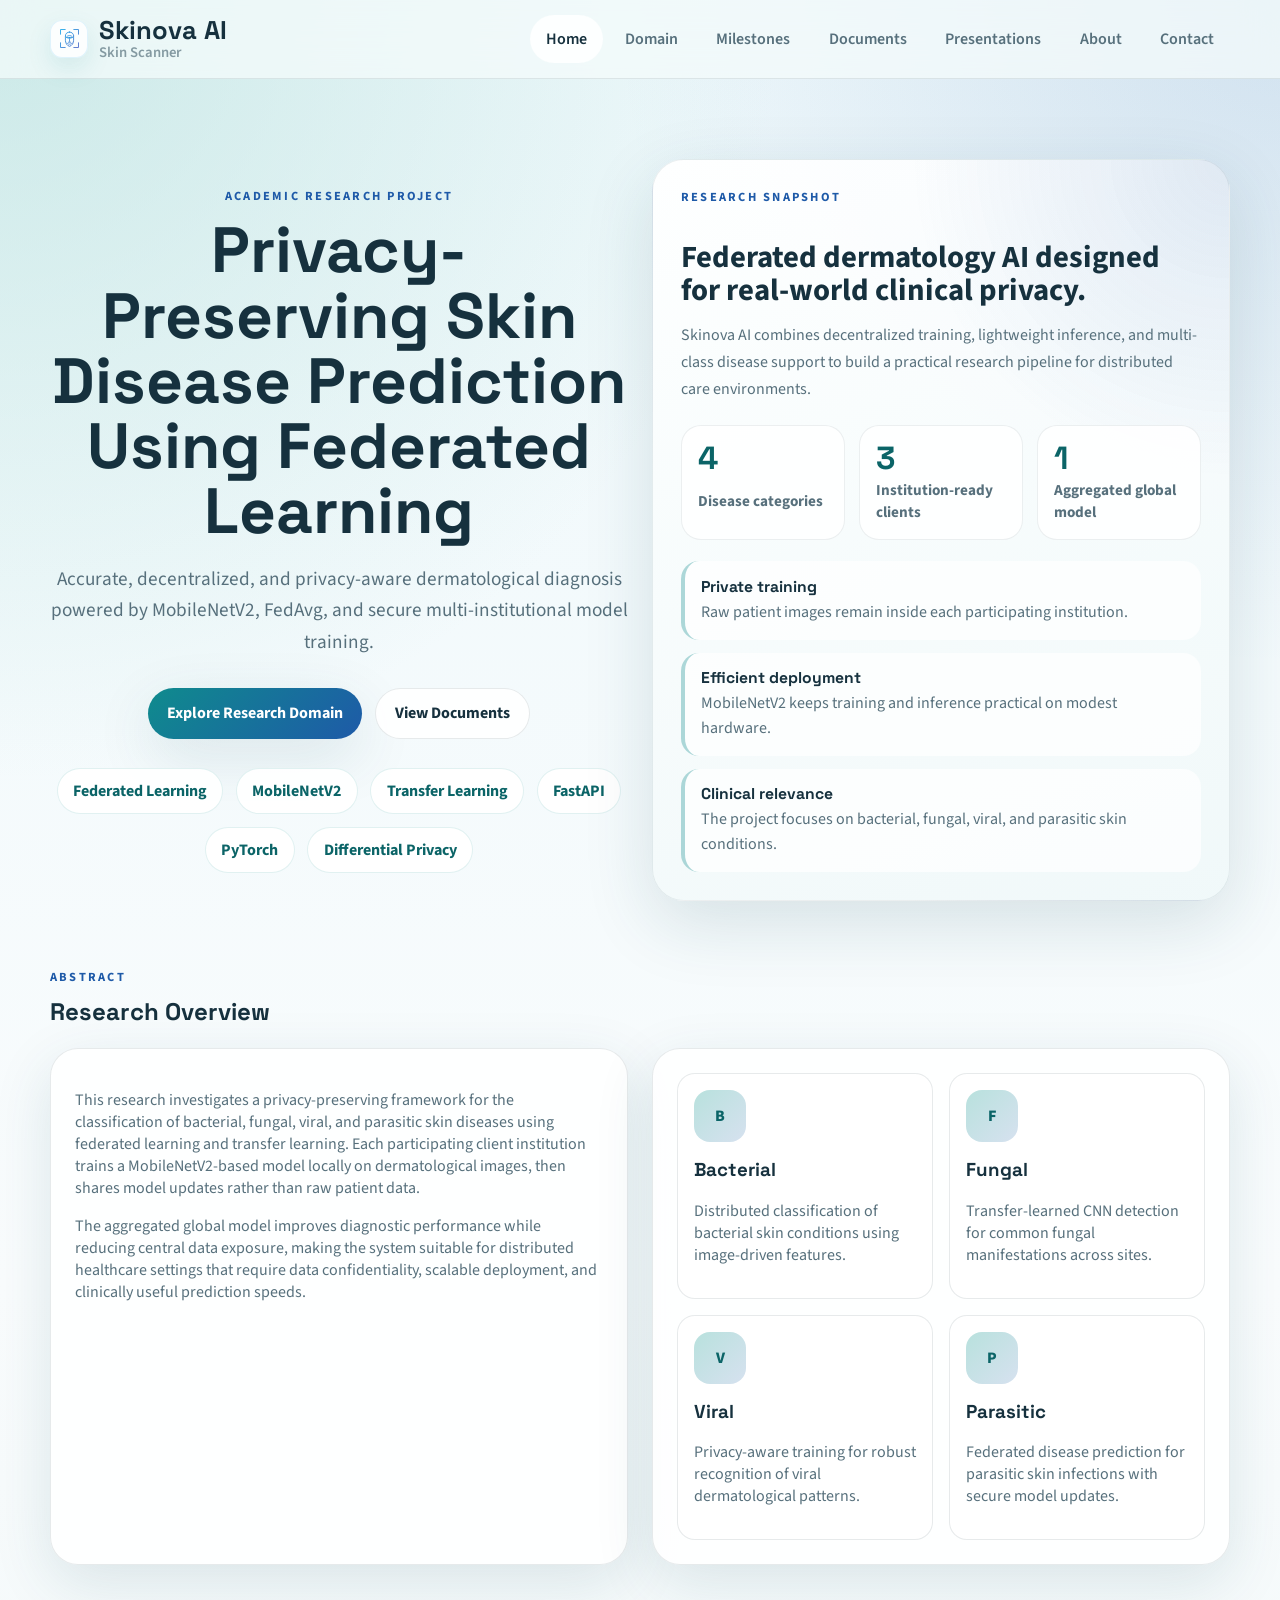
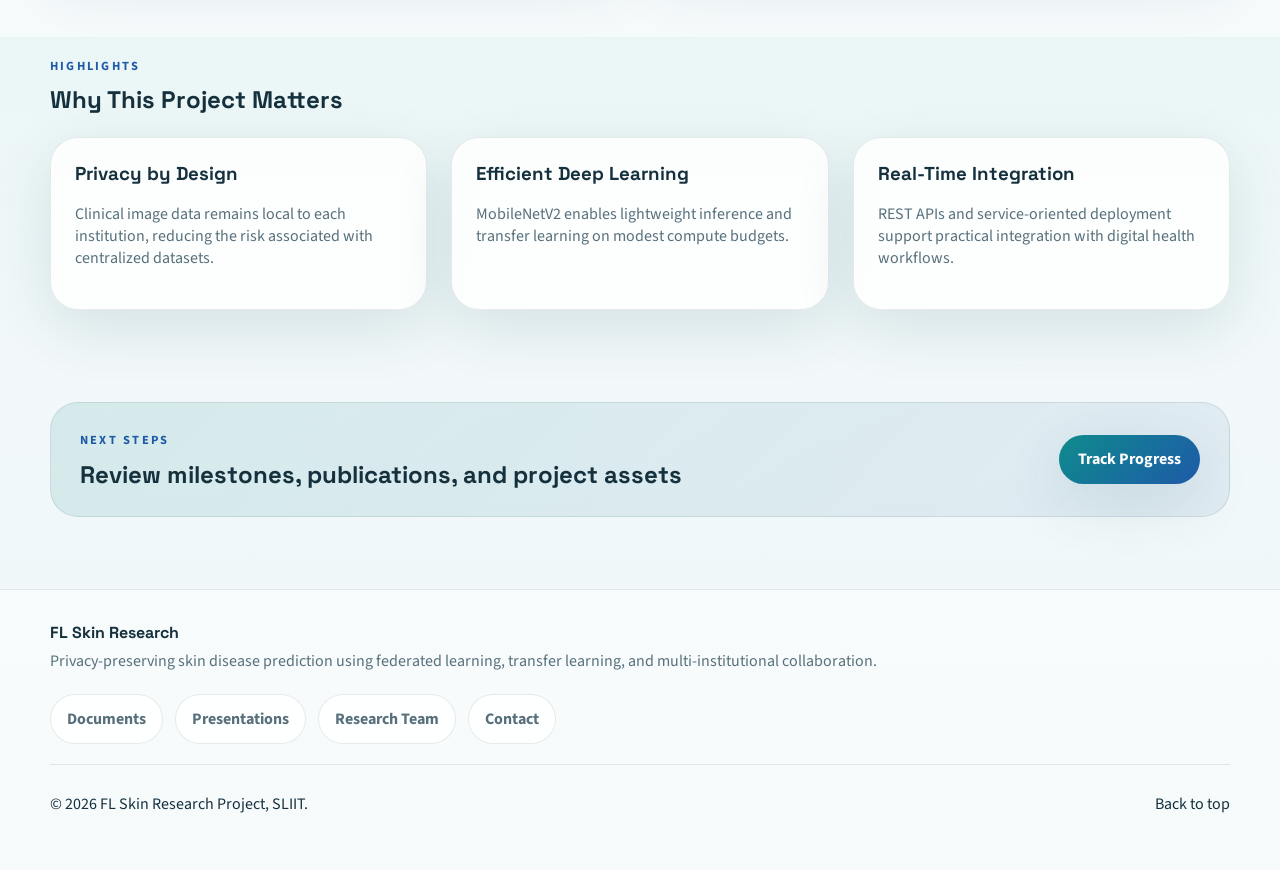
<file: index.html>
<!DOCTYPE html>
<html lang="en">
<head>
  <meta charset="UTF-8">
  <meta name="viewport" content="width=device-width, initial-scale=1.0">
  <title>FL Skin Research | Home</title>
  <meta name="description" content="Privacy-Preserving Skin Disease Prediction Using Federated Learning and Deep Learning.">
  <link rel="preconnect" href="https://fonts.googleapis.com">
  <link rel="preconnect" href="https://fonts.gstatic.com" crossorigin>
  <link href="https://fonts.googleapis.com/css2?family=Space+Grotesk:wght@400;500;700&family=Source+Sans+3:wght@400;600;700&display=swap" rel="stylesheet">
  <link rel="stylesheet" href="assets/css/style.css">
</head>
<body id="top" data-page="home">
  <header class="site-header">
    <div class="container nav-shell">
      <a class="brand" href="index.html" aria-label="Skinova AI home">
        <span class="brand-badge" aria-hidden="true">
          <img src="assets/images/skinova-mark.svg" alt="">
        </span>
        <span class="brand-copy">
          <span class="brand-title">Skinova AI</span>
          <span class="brand-subtitle">Skin Scanner</span>
        </span>
      </a>
      <button class="nav-toggle" aria-label="Toggle navigation" aria-expanded="false" type="button">Menu</button>
      <nav class="site-nav" aria-label="Primary navigation">
        <a href="index.html" class="active" aria-current="page">Home</a>
        <a href="domain.html">Domain</a>
        <a href="milestones.html">Milestones</a>
        <a href="documents.html">Documents</a>
        <a href="presentations.html">Presentations</a>
        <a href="about.html">About</a>
        <a href="contact.html">Contact</a>
      </nav>
    </div>
  </header>

  <main>
    <section class="hero">
      <div class="container hero-grid">
        <div class="hero-copy">
          <p class="eyebrow">Academic Research Project</p>
          <h1>Privacy-Preserving Skin Disease Prediction Using Federated Learning</h1>
          <p class="lead">Accurate, decentralized, and privacy-aware dermatological diagnosis powered by MobileNetV2, FedAvg, and secure multi-institutional model training.</p>
          <div class="hero-actions">
            <a class="btn btn-primary" href="domain.html">Explore Research Domain</a>
            <a class="btn btn-secondary" href="documents.html">View Documents</a>
          </div>
          <div class="badge-row">
            <span>Federated Learning</span>
            <span>MobileNetV2</span>
            <span>Transfer Learning</span>
            <span>FastAPI</span>
            <span>PyTorch</span>
            <span>Differential Privacy</span>
          </div>
        </div>
        <div class="hero-visual home-panel">
          <div class="visual-topline">Research Snapshot</div>
          <div class="home-panel-head">
            <h2>Federated dermatology AI designed for real-world clinical privacy.</h2>
            <p class="muted">Skinova AI combines decentralized training, lightweight inference, and multi-class disease support to build a practical research pipeline for distributed care environments.</p>
          </div>
          <div class="home-stat-grid">
            <article class="home-stat-card">
              <span class="home-stat-value">4</span>
              <span class="home-stat-label">Disease categories</span>
            </article>
            <article class="home-stat-card">
              <span class="home-stat-value">3</span>
              <span class="home-stat-label">Institution-ready clients</span>
            </article>
            <article class="home-stat-card">
              <span class="home-stat-value">1</span>
              <span class="home-stat-label">Aggregated global model</span>
            </article>
          </div>
          <div class="home-feature-list">
            <div class="home-feature-item">
              <strong>Private training</strong>
              <span>Raw patient images remain inside each participating institution.</span>
            </div>
            <div class="home-feature-item">
              <strong>Efficient deployment</strong>
              <span>MobileNetV2 keeps training and inference practical on modest hardware.</span>
            </div>
            <div class="home-feature-item">
              <strong>Clinical relevance</strong>
              <span>The project focuses on bacterial, fungal, viral, and parasitic skin conditions.</span>
            </div>
          </div>
        </div>
      </div>
    </section>

    <section class="section">
      <div class="container">
        <div class="section-heading">
          <p class="eyebrow">Abstract</p>
          <h2>Research Overview</h2>
        </div>
        <div class="grid two-col">
          <article class="card">
            <p>This research investigates a privacy-preserving framework for the classification of bacterial, fungal, viral, and parasitic skin diseases using federated learning and transfer learning. Each participating client institution trains a MobileNetV2-based model locally on dermatological images, then shares model updates rather than raw patient data.</p>
            <p>The aggregated global model improves diagnostic performance while reducing central data exposure, making the system suitable for distributed healthcare settings that require data confidentiality, scalable deployment, and clinically useful prediction speeds.</p>
          </article>
          <article class="card icon-grid">
            <div class="icon-card">
              <span class="icon">B</span>
              <h3>Bacterial</h3>
              <p>Distributed classification of bacterial skin conditions using image-driven features.</p>
            </div>
            <div class="icon-card">
              <span class="icon">F</span>
              <h3>Fungal</h3>
              <p>Transfer-learned CNN detection for common fungal manifestations across sites.</p>
            </div>
            <div class="icon-card">
              <span class="icon">V</span>
              <h3>Viral</h3>
              <p>Privacy-aware training for robust recognition of viral dermatological patterns.</p>
            </div>
            <div class="icon-card">
              <span class="icon">P</span>
              <h3>Parasitic</h3>
              <p>Federated disease prediction for parasitic skin infections with secure model updates.</p>
            </div>
          </article>
        </div>
      </div>
    </section>

    <section class="section tint">
      <div class="container">
        <div class="section-heading">
          <p class="eyebrow">Highlights</p>
          <h2>Why This Project Matters</h2>
        </div>
        <div class="grid three-col">
          <article class="card">
            <h3>Privacy by Design</h3>
            <p>Clinical image data remains local to each institution, reducing the risk associated with centralized datasets.</p>
          </article>
          <article class="card">
            <h3>Efficient Deep Learning</h3>
            <p>MobileNetV2 enables lightweight inference and transfer learning on modest compute budgets.</p>
          </article>
          <article class="card">
            <h3>Real-Time Integration</h3>
            <p>REST APIs and service-oriented deployment support practical integration with digital health workflows.</p>
          </article>
        </div>
      </div>
    </section>

    <section class="section">
      <div class="container cta">
        <div>
          <p class="eyebrow">Next Steps</p>
          <h2>Review milestones, publications, and project assets</h2>
        </div>
        <a class="btn btn-primary" href="milestones.html">Track Progress</a>
      </div>
    </section>
  </main>

  <footer class="site-footer">
    <div class="container footer-stack">
      <div class="footer-intro">
        <p class="footer-kicker">FL Skin Research</p>
        <p class="footer-copy">Privacy-preserving skin disease prediction using federated learning, transfer learning, and multi-institutional collaboration.</p>
      </div>
      <div class="footer-links" aria-label="Footer links">
        <a href="documents.html">Documents</a>
        <a href="presentations.html">Presentations</a>
        <a href="about.html">Research Team</a>
        <a href="contact.html">Contact</a>
      </div>
      <div class="footer-shell">
        <p>© 2026 FL Skin Research Project, SLIIT.</p>
        <a href="#top">Back to top</a>
      </div>
    </div>
  </footer>

  <script src="assets/js/main.js"></script>
</body>
</html>
</file>
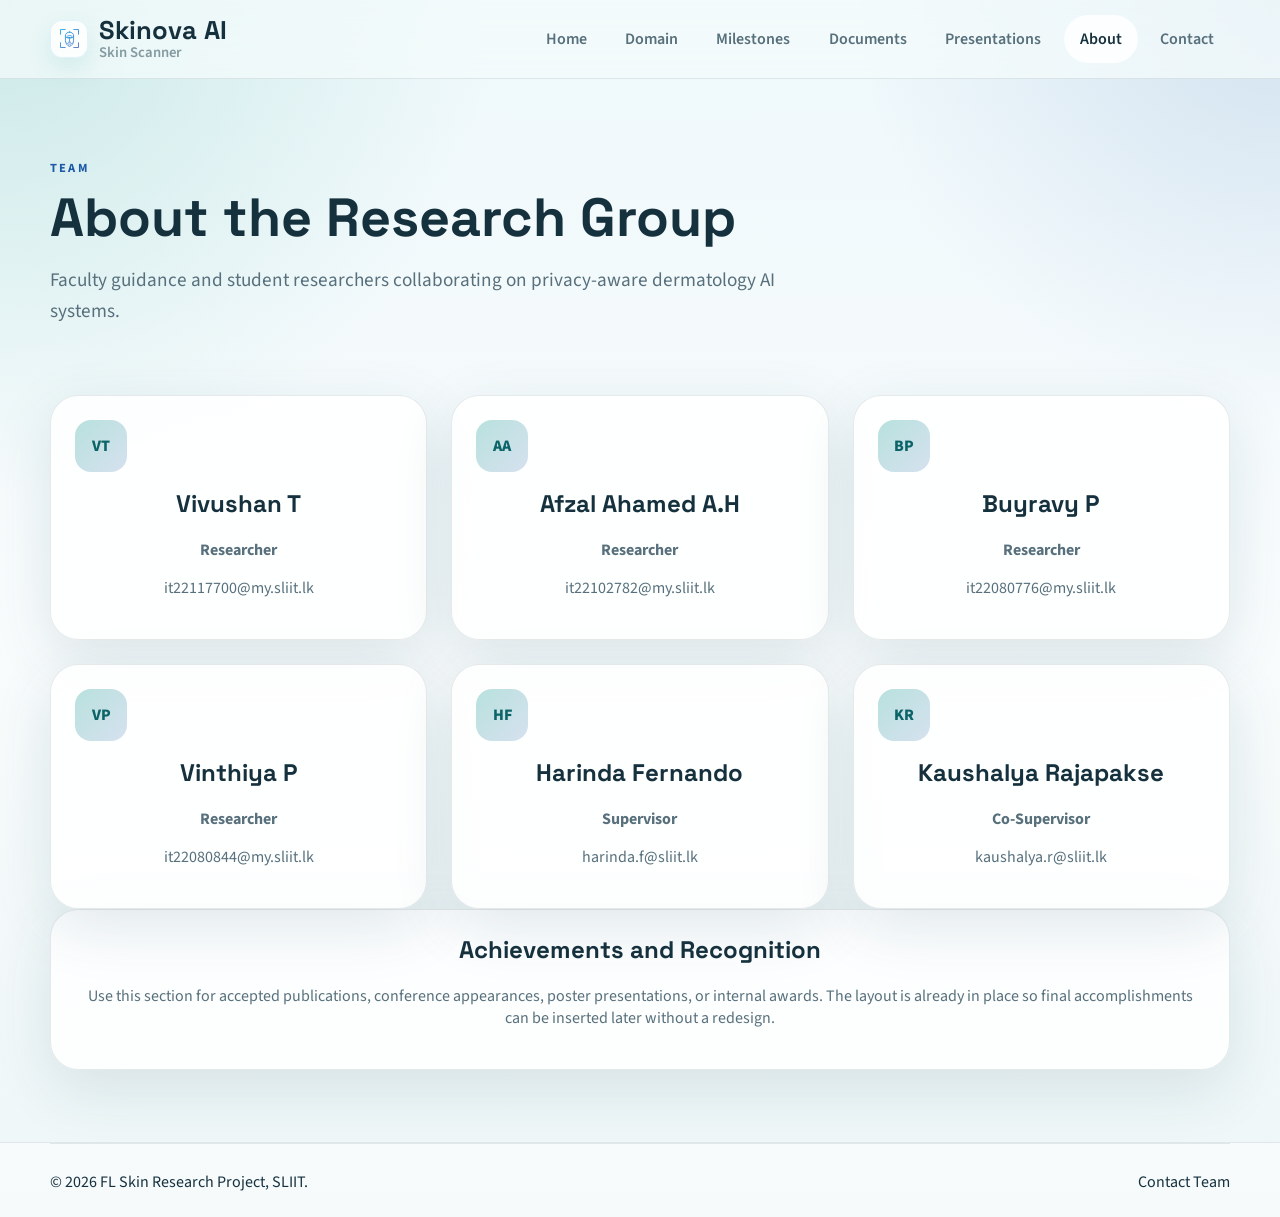
<file: about.html>
<!DOCTYPE html>
<html lang="en">
<head>
  <meta charset="UTF-8">
  <meta name="viewport" content="width=device-width, initial-scale=1.0">
  <title>FL Skin Research | About</title>
  <link rel="preconnect" href="https://fonts.googleapis.com">
  <link rel="preconnect" href="https://fonts.gstatic.com" crossorigin>
  <link href="https://fonts.googleapis.com/css2?family=Space+Grotesk:wght@400;500;700&family=Source+Sans+3:wght@400;600;700&display=swap" rel="stylesheet">
  <link rel="stylesheet" href="assets/css/style.css">
</head>
<body data-page="about">
  <header class="site-header">
    <div class="container nav-shell">
      <a class="brand" href="index.html" aria-label="Skinova AI home">
        <span class="brand-badge" aria-hidden="true">
          <img src="assets/images/skinova-mark.svg" alt="">
        </span>
        <span class="brand-copy">
          <span class="brand-title">Skinova AI</span>
          <span class="brand-subtitle">Skin Scanner</span>
        </span>
      </a>
      <button class="nav-toggle" aria-label="Toggle navigation" aria-expanded="false" type="button">Menu</button>
      <nav class="site-nav" aria-label="Primary navigation">
        <a href="index.html">Home</a>
        <a href="domain.html">Domain</a>
        <a href="milestones.html">Milestones</a>
        <a href="documents.html">Documents</a>
        <a href="presentations.html">Presentations</a>
        <a href="about.html" class="active" aria-current="page">About</a>
        <a href="contact.html">Contact</a>
      </nav>
    </div>
  </header>

  <main class="page-main">
    <section class="page-hero">
      <div class="container">
        <p class="eyebrow">Team</p>
        <h1>About the Research Group</h1>
        <p class="lead narrow">Faculty guidance and student researchers collaborating on privacy-aware dermatology AI systems.</p>
      </div>
    </section>

    <section class="section">
      <div class="container">
        <div class="grid three-col">
          <article class="card team-card">
            <div class="avatar">VT</div>
            <h2>Vivushan T</h2>
            <p class="role">Researcher</p>
            <p><a href="mailto:it22117700@my.sliit.lk">it22117700@my.sliit.lk</a></p>
          </article>
          <article class="card team-card">
            <div class="avatar">AA</div>
            <h2>Afzal Ahamed A.H</h2>
            <p class="role">Researcher</p>
            <p><a href="mailto:it22102782@my.sliit.lk">it22102782@my.sliit.lk</a></p>
          </article>
          <article class="card team-card">
            <div class="avatar">BP</div>
            <h2>Buyravy P</h2>
            <p class="role">Researcher</p>
            <p><a href="mailto:it22080776@my.sliit.lk">it22080776@my.sliit.lk</a></p>
          </article>
          <article class="card team-card">
            <div class="avatar">VP</div>
            <h2>Vinthiya P</h2>
            <p class="role">Researcher</p>
            <p><a href="mailto:it22080844@my.sliit.lk">it22080844@my.sliit.lk</a></p>
          </article>
          <article class="card team-card">
            <div class="avatar">HF</div>
            <h2>Harinda Fernando</h2>
            <p class="role">Supervisor</p>
            <p><a href="mailto:harinda.f@sliit.lk">harinda.f@sliit.lk</a></p>
          </article>
          <article class="card team-card">
            <div class="avatar">KR</div>
            <h2>Kaushalya Rajapakse</h2>
            <p class="role">Co-Supervisor</p>
            <p><a href="mailto:kaushalya.r@sliit.lk">kaushalya.r@sliit.lk</a></p>
          </article>
        </div>

        <article class="card achievement-card">
          <h2>Achievements and Recognition</h2>
          <p>Use this section for accepted publications, conference appearances, poster presentations, or internal awards. The layout is already in place so final accomplishments can be inserted later without a redesign.</p>
        </article>
      </div>
    </section>
  </main>

  <footer class="site-footer">
    <div class="container footer-shell">
      <p>© 2026 FL Skin Research Project, SLIIT.</p>
      <a href="contact.html">Contact Team</a>
    </div>
  </footer>
  <script src="assets/js/main.js"></script>
</body>
</html>
</file>
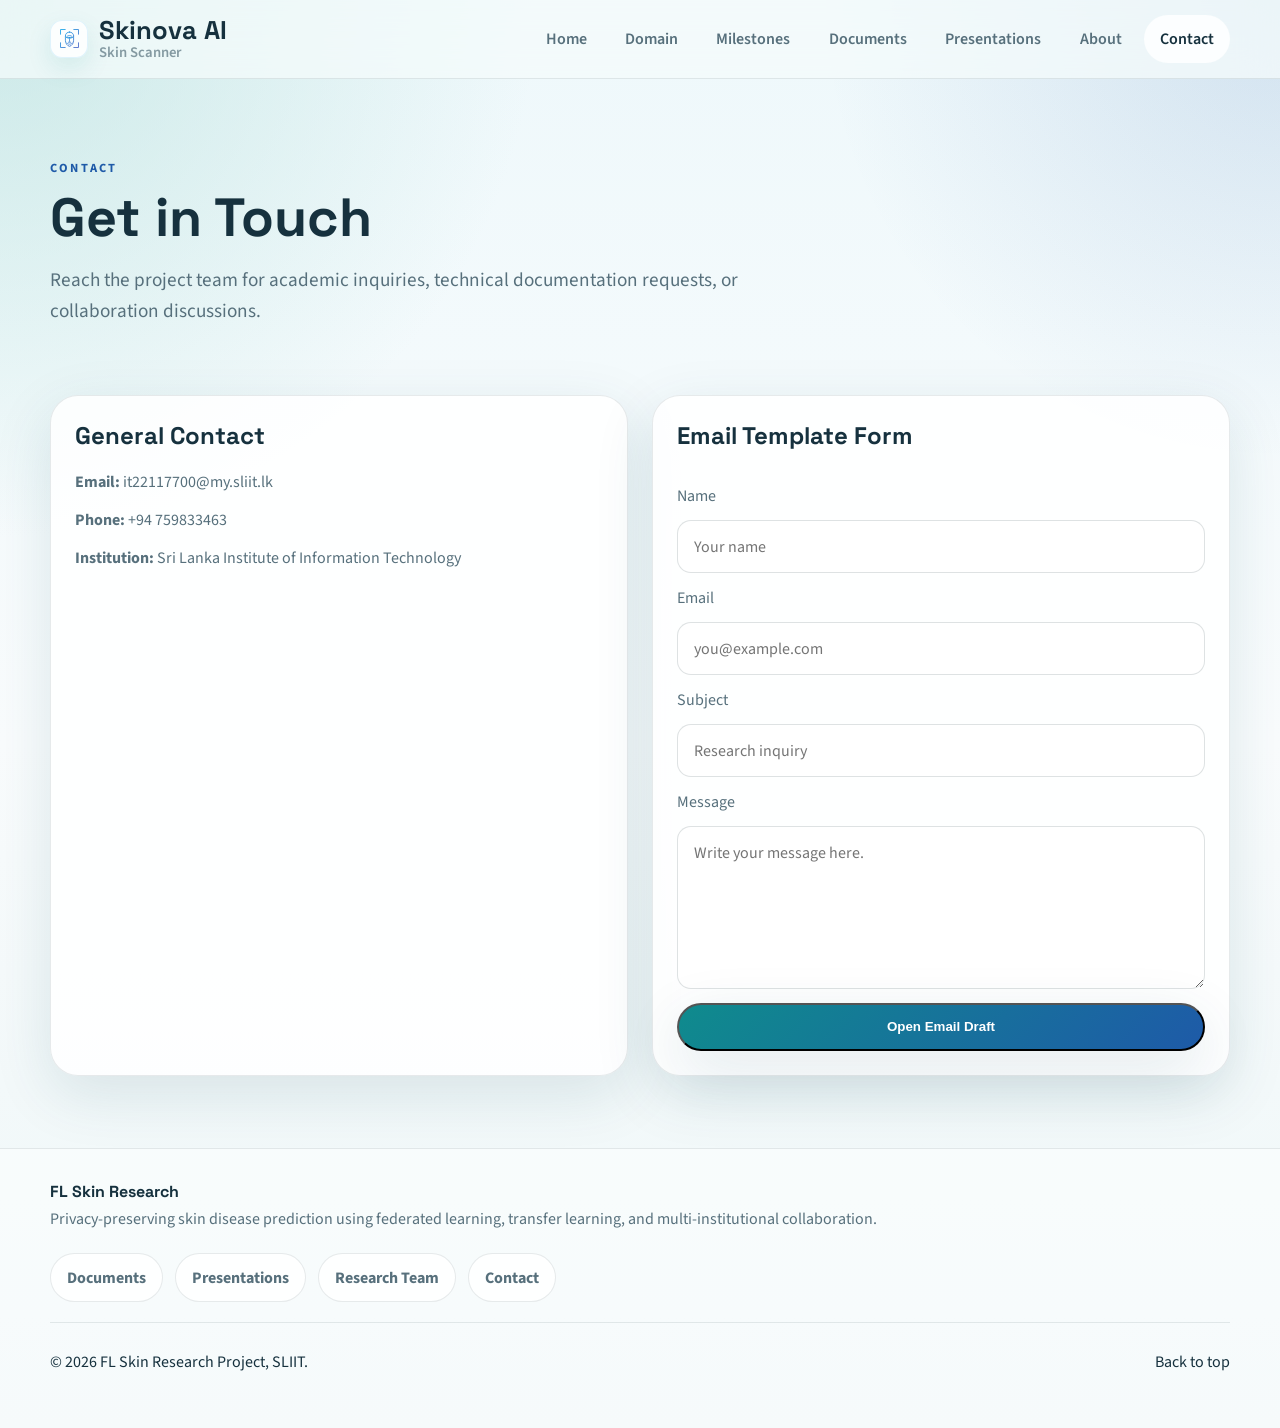
<file: contact.html>
<!DOCTYPE html>
<html lang="en">
<head>
  <meta charset="UTF-8">
  <meta name="viewport" content="width=device-width, initial-scale=1.0">
  <title>FL Skin Research | Contact</title>
  <link rel="preconnect" href="https://fonts.googleapis.com">
  <link rel="preconnect" href="https://fonts.gstatic.com" crossorigin>
  <link href="https://fonts.googleapis.com/css2?family=Space+Grotesk:wght@400;500;700&family=Source+Sans+3:wght@400;600;700&display=swap" rel="stylesheet">
  <link rel="stylesheet" href="assets/css/style.css">
</head>
<body id="top" data-page="contact">
  <header class="site-header">
    <div class="container nav-shell">
      <a class="brand" href="index.html" aria-label="Skinova AI home">
        <span class="brand-badge" aria-hidden="true">
          <img src="assets/images/skinova-mark.svg" alt="">
        </span>
        <span class="brand-copy">
          <span class="brand-title">Skinova AI</span>
          <span class="brand-subtitle">Skin Scanner</span>
        </span>
      </a>
      <button class="nav-toggle" aria-label="Toggle navigation" aria-expanded="false" type="button">Menu</button>
      <nav class="site-nav" aria-label="Primary navigation">
        <a href="index.html">Home</a>
        <a href="domain.html">Domain</a>
        <a href="milestones.html">Milestones</a>
        <a href="documents.html">Documents</a>
        <a href="presentations.html">Presentations</a>
        <a href="about.html">About</a>
        <a href="contact.html" class="active" aria-current="page">Contact</a>
      </nav>
    </div>
  </header>

  <main class="page-main">
    <section class="page-hero">
      <div class="container">
        <p class="eyebrow">Contact</p>
        <h1>Get in Touch</h1>
        <p class="lead narrow">Reach the project team for academic inquiries, technical documentation requests, or collaboration discussions.</p>
      </div>
    </section>

    <section class="section">
      <div class="container grid two-col">
        <article class="card">
          <h2>General Contact</h2>
          <p><strong>Email:</strong> <a href="mailto:it22117700@my.sliit.lk">it22117700@my.sliit.lk</a></p>
          <p><strong>Phone:</strong> <a href="tel:+94759833463">+94 759833463</a></p>
          <p><strong>Institution:</strong> <a href="https://www.sliit.lk/" target="_blank" rel="noopener noreferrer">Sri Lanka Institute of Information Technology</a></p>
        </article>

        <form class="card contact-form" action="mailto:project.flskin@research.sliit.lk" method="post" enctype="text/plain">
          <h2>Email Template Form</h2>
          <label for="name">Name</label>
          <input id="name" name="name" type="text" placeholder="Your name" required>

          <label for="email">Email</label>
          <input id="email" name="email" type="email" placeholder="you@example.com" required>

          <label for="subject">Subject</label>
          <input id="subject" name="subject" type="text" placeholder="Research inquiry" required>

          <label for="message">Message</label>
          <textarea id="message" name="message" rows="6" placeholder="Write your message here." required></textarea>

          <button class="btn btn-primary" type="submit">Open Email Draft</button>
        </form>
      </div>
    </section>
  </main>

  <footer class="site-footer">
    <div class="container footer-stack">
      <div class="footer-intro">
        <p class="footer-kicker">FL Skin Research</p>
        <p class="footer-copy">Privacy-preserving skin disease prediction using federated learning, transfer learning, and multi-institutional collaboration.</p>
      </div>
      <div class="footer-links" aria-label="Footer links">
        <a href="documents.html">Documents</a>
        <a href="presentations.html">Presentations</a>
        <a href="about.html">Research Team</a>
        <a href="contact.html">Contact</a>
      </div>
      <div class="footer-shell">
        <p>© 2026 FL Skin Research Project, SLIIT.</p>
        <a href="#top">Back to top</a>
      </div>
    </div>
  </footer>
  <script src="assets/js/main.js"></script>
</body>
</html>
</file>
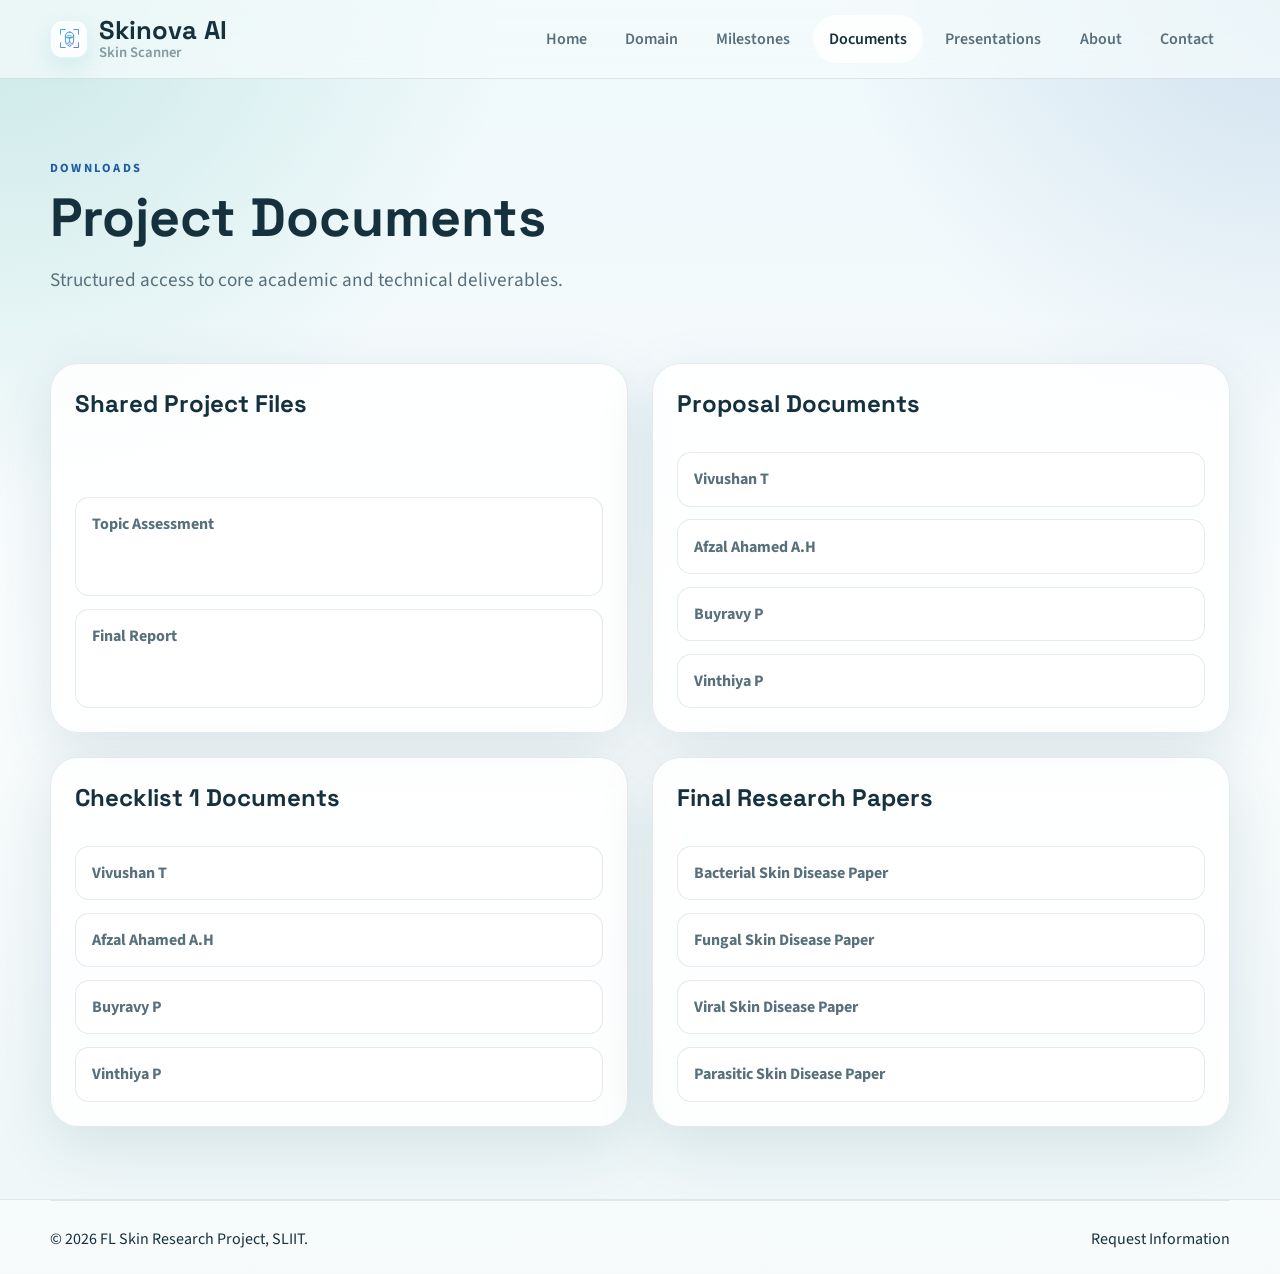
<file: documents.html>
<!DOCTYPE html>
<html lang="en">
<head>
  <meta charset="UTF-8">
  <meta name="viewport" content="width=device-width, initial-scale=1.0">
  <title>FL Skin Research | Documents</title>
  <link rel="preconnect" href="https://fonts.googleapis.com">
  <link rel="preconnect" href="https://fonts.gstatic.com" crossorigin>
  <link href="https://fonts.googleapis.com/css2?family=Space+Grotesk:wght@400;500;700&family=Source+Sans+3:wght@400;600;700&display=swap" rel="stylesheet">
  <link rel="stylesheet" href="assets/css/style.css">
</head>
<body data-page="documents">
  <header class="site-header">
    <div class="container nav-shell">
      <a class="brand" href="index.html" aria-label="Skinova AI home">
        <span class="brand-badge" aria-hidden="true">
          <img src="assets/images/skinova-mark.svg" alt="">
        </span>
        <span class="brand-copy">
          <span class="brand-title">Skinova AI</span>
          <span class="brand-subtitle">Skin Scanner</span>
        </span>
      </a>
      <button class="nav-toggle" aria-label="Toggle navigation" aria-expanded="false" type="button">Menu</button>
      <nav class="site-nav" aria-label="Primary navigation">
        <a href="index.html">Home</a>
        <a href="domain.html">Domain</a>
        <a href="milestones.html">Milestones</a>
        <a href="documents.html" class="active" aria-current="page">Documents</a>
        <a href="presentations.html">Presentations</a>
        <a href="about.html">About</a>
        <a href="contact.html">Contact</a>
      </nav>
    </div>
  </header>

  <main class="page-main">
    <section class="page-hero">
      <div class="container">
        <p class="eyebrow">Downloads</p>
        <h1>Project Documents</h1>
        <p class="lead narrow">Structured access to core academic and technical deliverables. </p>
      </div>
    </section>

    <section class="section">
      <div class="container grid two-col">
        <article class="card doc-card">
          <h2>Shared Project Files</h2>
          <a href="./assets/docs/topic-assessment.pdf" download="TAF_25-26J-323.pdf" data-force-download="TAF_25-26J-323.pdf">Topic Assessment</a>
          <a href="assets/docs/final-report.pdf" download>Final Report</a>
        </article>
        <article class="card doc-card">
          <h2>Proposal Documents</h2>
          <a href="assets/docs/proposal-document-vivushan.pdf" download>Vivushan T</a>
          <a href="assets/docs/proposal-document-afzal.pdf" download>Afzal Ahamed A.H</a>
          <a href="./assets/docs/proposal-document-buyravy.pdf" download="IT22080776_Buyravy_P_Proposal_Report_Final.pdf">Buyravy P</a>
          <a href="./assets/docs/proposal-document-vinthiya.pdf" download="IT22080844_Vinthiya_P_Proposal_Report.pdf">Vinthiya P</a>
        </article>
        <article class="card doc-card">
          <h2>Checklist 1 Documents</h2>
          <a href="assets/docs/checklist-1-vivushan.md" download>Vivushan T</a>
          <a href="assets/docs/checklist-1-afzal.md" download>Afzal Ahamed A.H</a>
          <a href="assets/docs/checklist-1-buyravy.md" download>Buyravy P</a>
          <a href="assets/docs/checklist-1-vinthiya.md" download>Vinthiya P</a>
        </article>
        <article class="card doc-card">
          <h2>Final Research Papers</h2>
          <a href="assets/docs/bacterial-paper.docx" download>Bacterial Skin Disease Paper</a>
          <a href="assets/docs/fungal-paper.docx" download>Fungal Skin Disease Paper</a>
          <a href="assets/docs/viral-paper.docx" download>Viral Skin Disease Paper</a>
          <a href="assets/docs/parasitic-paper.docx" download>Parasitic Skin Disease Paper</a>
        </article>
      </div>
    </section>
  </main>

  <footer class="site-footer">
    <div class="container footer-shell">
      <p>© 2026 FL Skin Research Project, SLIIT.</p>
      <a href="contact.html">Request Information</a>
    </div>
  </footer>
  <script src="assets/js/main.js"></script>
</body>
</html>
</file>
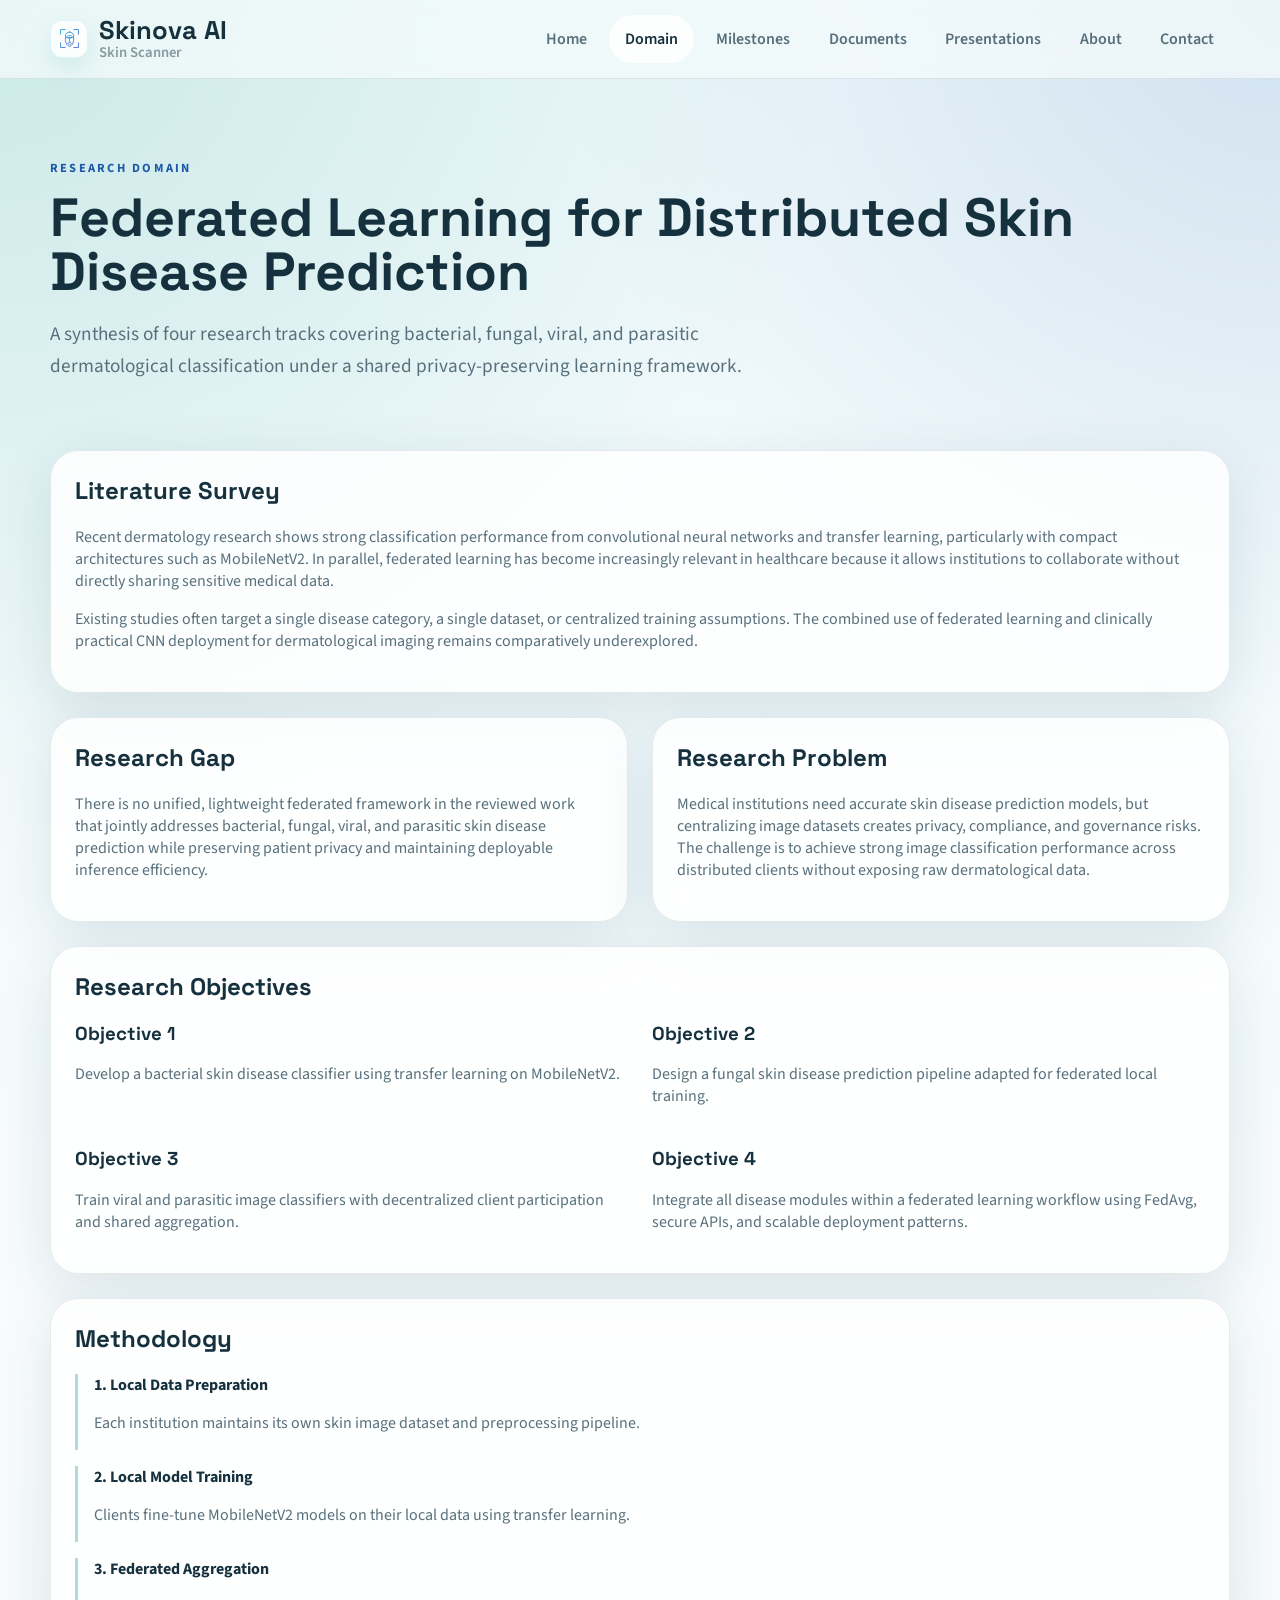
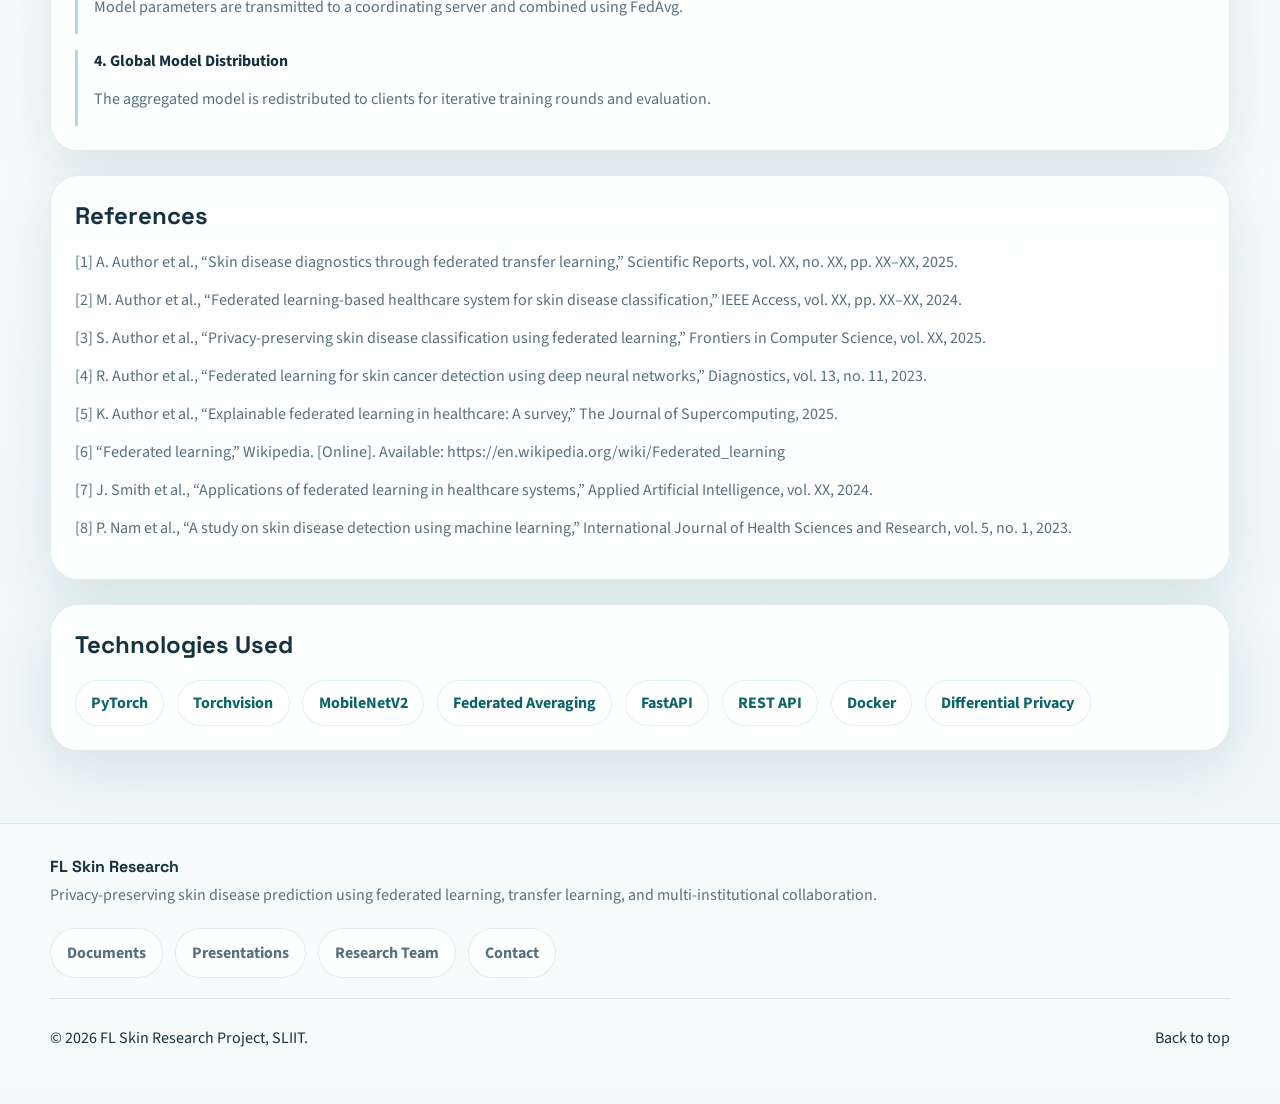
<file: domain.html>
<!DOCTYPE html>
<html lang="en">
<head>
  <meta charset="UTF-8">
  <meta name="viewport" content="width=device-width, initial-scale=1.0">
  <title>FL Skin Research | Domain</title>
  <link rel="preconnect" href="https://fonts.googleapis.com">
  <link rel="preconnect" href="https://fonts.gstatic.com" crossorigin>
  <link href="https://fonts.googleapis.com/css2?family=Space+Grotesk:wght@400;500;700&family=Source+Sans+3:wght@400;600;700&display=swap" rel="stylesheet">
  <link rel="stylesheet" href="assets/css/style.css">
</head>
<body id="top" data-page="domain">
  <header class="site-header">
    <div class="container nav-shell">
      <a class="brand" href="index.html" aria-label="Skinova AI home">
        <span class="brand-badge" aria-hidden="true">
          <img src="assets/images/skinova-mark.svg" alt="">
        </span>
        <span class="brand-copy">
          <span class="brand-title">Skinova AI</span>
          <span class="brand-subtitle">Skin Scanner</span>
        </span>
      </a>
      <button class="nav-toggle" aria-label="Toggle navigation" aria-expanded="false" type="button">Menu</button>
      <nav class="site-nav" aria-label="Primary navigation">
        <a href="index.html">Home</a>
        <a href="domain.html" class="active" aria-current="page">Domain</a>
        <a href="milestones.html">Milestones</a>
        <a href="documents.html">Documents</a>
        <a href="presentations.html">Presentations</a>
        <a href="about.html">About</a>
        <a href="contact.html">Contact</a>
      </nav>
    </div>
  </header>

  <main class="page-main">
    <section class="page-hero">
      <div class="container">
        <p class="eyebrow">Research Domain</p>
        <h1>Federated Learning for Distributed Skin Disease Prediction</h1>
        <p class="lead narrow">A synthesis of four research tracks covering bacterial, fungal, viral, and parasitic dermatological classification under a shared privacy-preserving learning framework.</p>
      </div>
    </section>

    <section class="section">
      <div class="container stack">
        <article class="card">
          <h2>Literature Survey</h2>
          <p>Recent dermatology research shows strong classification performance from convolutional neural networks and transfer learning, particularly with compact architectures such as MobileNetV2. In parallel, federated learning has become increasingly relevant in healthcare because it allows institutions to collaborate without directly sharing sensitive medical data.</p>
          <p>Existing studies often target a single disease category, a single dataset, or centralized training assumptions. The combined use of federated learning and clinically practical CNN deployment for dermatological imaging remains comparatively underexplored.</p>
        </article>

        <div class="grid two-col">
          <article class="card">
            <h2>Research Gap</h2>
            <p>There is no unified, lightweight federated framework in the reviewed work that jointly addresses bacterial, fungal, viral, and parasitic skin disease prediction while preserving patient privacy and maintaining deployable inference efficiency.</p>
          </article>
          <article class="card">
            <h2>Research Problem</h2>
            <p>Medical institutions need accurate skin disease prediction models, but centralizing image datasets creates privacy, compliance, and governance risks. The challenge is to achieve strong image classification performance across distributed clients without exposing raw dermatological data.</p>
          </article>
        </div>

        <article class="card">
          <h2>Research Objectives</h2>
          <div class="grid two-col">
            <div>
              <h3>Objective 1</h3>
              <p>Develop a bacterial skin disease classifier using transfer learning on MobileNetV2.</p>
            </div>
            <div>
              <h3>Objective 2</h3>
              <p>Design a fungal skin disease prediction pipeline adapted for federated local training.</p>
            </div>
            <div>
              <h3>Objective 3</h3>
              <p>Train viral and parasitic image classifiers with decentralized client participation and shared aggregation.</p>
            </div>
            <div>
              <h3>Objective 4</h3>
              <p>Integrate all disease modules within a federated learning workflow using FedAvg, secure APIs, and scalable deployment patterns.</p>
            </div>
          </div>
        </article>

        <article class="card">
          <h2>Methodology</h2>
          <div class="timeline">
            <div class="timeline-item">
              <strong>1. Local Data Preparation</strong>
              <p>Each institution maintains its own skin image dataset and preprocessing pipeline.</p>
            </div>
            <div class="timeline-item">
              <strong>2. Local Model Training</strong>
              <p>Clients fine-tune MobileNetV2 models on their local data using transfer learning.</p>
            </div>
            <div class="timeline-item">
              <strong>3. Federated Aggregation</strong>
              <p>Model parameters are transmitted to a coordinating server and combined using FedAvg.</p>
            </div>
            <div class="timeline-item">
              <strong>4. Global Model Distribution</strong>
              <p>The aggregated model is redistributed to clients for iterative training rounds and evaluation.</p>
            </div>
          </div>
        </article>

        <article class="card">
          <h2>References</h2>
          <p>[1] A. Author et al., “Skin disease diagnostics through federated transfer learning,” Scientific Reports, vol. XX, no. XX, pp. XX–XX, 2025.</p>
          <p>[2] M. Author et al., “Federated learning-based healthcare system for skin disease classification,” IEEE Access, vol. XX, pp. XX–XX, 2024.</p>
          <p>[3] S. Author et al., “Privacy-preserving skin disease classification using federated learning,” Frontiers in Computer Science, vol. XX, 2025.</p>
          <p>[4] R. Author et al., “Federated learning for skin cancer detection using deep neural networks,” Diagnostics, vol. 13, no. 11, 2023.</p>
          <p>[5] K. Author et al., “Explainable federated learning in healthcare: A survey,” The Journal of Supercomputing, 2025.</p>
          <p>[6] “Federated learning,” Wikipedia. [Online]. Available: <a href="https://en.wikipedia.org/wiki/Federated_learning" target="_blank" rel="noopener noreferrer">https://en.wikipedia.org/wiki/Federated_learning</a></p>
          <p>[7] J. Smith et al., “Applications of federated learning in healthcare systems,” Applied Artificial Intelligence, vol. XX, 2024.</p>
          <p>[8] P. Nam et al., “A study on skin disease detection using machine learning,” International Journal of Health Sciences and Research, vol. 5, no. 1, 2023.</p>
        </article>

        <article class="card">
          <h2>Technologies Used</h2>
          <div class="badge-row">
            <span>PyTorch</span>
            <span>Torchvision</span>
            <span>MobileNetV2</span>
            <span>Federated Averaging</span>
            <span>FastAPI</span>
            <span>REST API</span>
            <span>Docker</span>
            <span>Differential Privacy</span>
          </div>
        </article>
      </div>
    </section>
  </main>

  <footer class="site-footer">
    <div class="container footer-stack">
      <div class="footer-intro">
        <p class="footer-kicker">FL Skin Research</p>
        <p class="footer-copy">Privacy-preserving skin disease prediction using federated learning, transfer learning, and multi-institutional collaboration.</p>
      </div>
      <div class="footer-links" aria-label="Footer links">
        <a href="documents.html">Documents</a>
        <a href="presentations.html">Presentations</a>
        <a href="about.html">Research Team</a>
        <a href="contact.html">Contact</a>
      </div>
      <div class="footer-shell">
        <p>© 2026 FL Skin Research Project, SLIIT.</p>
        <a href="#top">Back to top</a>
      </div>
    </div>
  </footer>
  <script src="assets/js/main.js"></script>
</body>
</html>
</file>
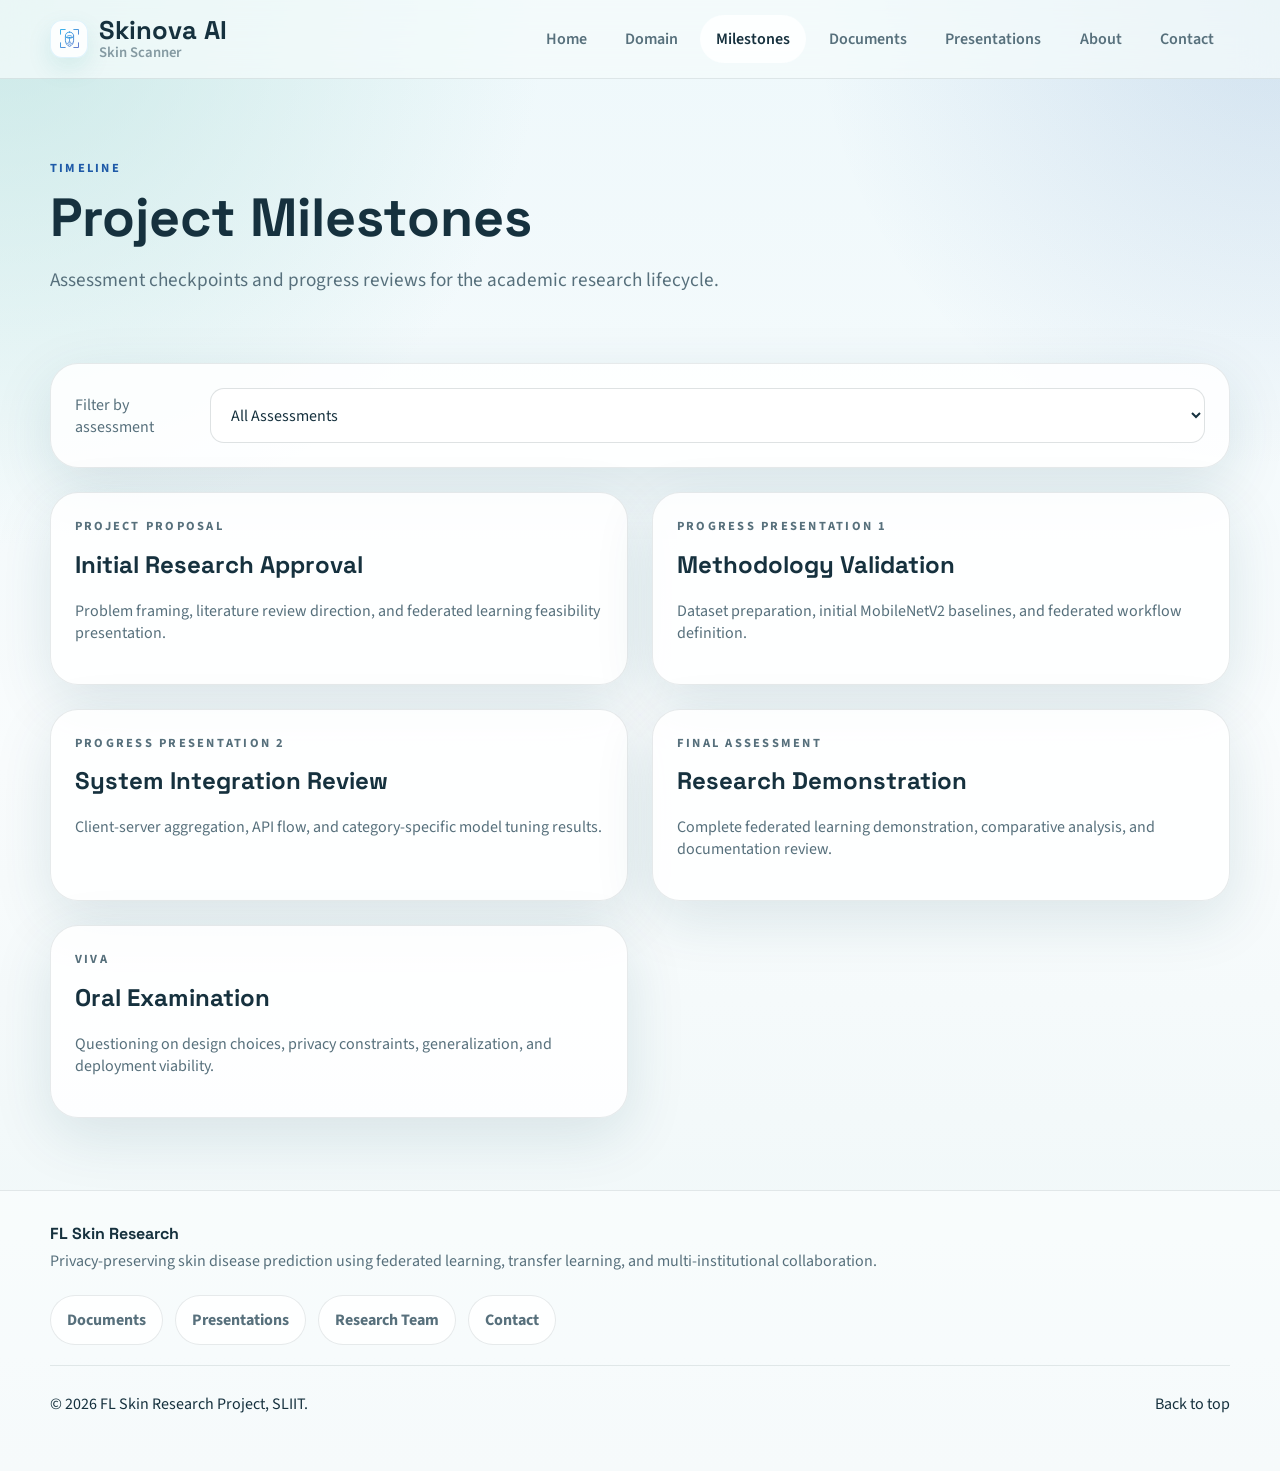
<file: milestones.html>
<!DOCTYPE html>
<html lang="en">
<head>
  <meta charset="UTF-8">
  <meta name="viewport" content="width=device-width, initial-scale=1.0">
  <title>FL Skin Research | Milestones</title>
  <link rel="preconnect" href="https://fonts.googleapis.com">
  <link rel="preconnect" href="https://fonts.gstatic.com" crossorigin>
  <link href="https://fonts.googleapis.com/css2?family=Space+Grotesk:wght@400;500;700&family=Source+Sans+3:wght@400;600;700&display=swap" rel="stylesheet">
  <link rel="stylesheet" href="assets/css/style.css">
</head>
<body id="top" data-page="milestones">
  <header class="site-header">
    <div class="container nav-shell">
      <a class="brand" href="index.html" aria-label="Skinova AI home">
        <span class="brand-badge" aria-hidden="true">
          <img src="assets/images/skinova-mark.svg" alt="">
        </span>
        <span class="brand-copy">
          <span class="brand-title">Skinova AI</span>
          <span class="brand-subtitle">Skin Scanner</span>
        </span>
      </a>
      <button class="nav-toggle" aria-label="Toggle navigation" aria-expanded="false" type="button">Menu</button>
      <nav class="site-nav" aria-label="Primary navigation">
        <a href="index.html">Home</a>
        <a href="domain.html">Domain</a>
        <a href="milestones.html" class="active" aria-current="page">Milestones</a>
        <a href="documents.html">Documents</a>
        <a href="presentations.html">Presentations</a>
        <a href="about.html">About</a>
        <a href="contact.html">Contact</a>
      </nav>
    </div>
  </header>

  <main class="page-main">
    <section class="page-hero">
      <div class="container">
        <p class="eyebrow">Timeline</p>
        <h1>Project Milestones</h1>
        <p class="lead narrow">Assessment checkpoints and progress reviews for the academic research lifecycle.</p>
      </div>
    </section>

    <section class="section">
      <div class="container">
        <div class="toolbar card">
          <label for="milestone-filter">Filter by assessment</label>
          <select id="milestone-filter">
            <option value="all">All Assessments</option>
            <option value="proposal">Project Proposal</option>
            <option value="pp1">Progress Presentation 1</option>
            <option value="pp2">Progress Presentation 2</option>
            <option value="final">Final Assessment</option>
            <option value="viva">Viva</option>
          </select>
        </div>

        <div class="grid two-col milestone-list">
          <article class="card milestone-card" data-category="proposal">
            <p class="card-tag">Project Proposal</p>
            <h2>Initial Research Approval</h2>
            <p>Problem framing, literature review direction, and federated learning feasibility presentation.</p>
          </article>
          <article class="card milestone-card" data-category="pp1">
            <p class="card-tag">Progress Presentation 1</p>
            <h2>Methodology Validation</h2>
            <p>Dataset preparation, initial MobileNetV2 baselines, and federated workflow definition.</p>
          </article>
          <article class="card milestone-card" data-category="pp2">
            <p class="card-tag">Progress Presentation 2</p>
            <h2>System Integration Review</h2>
            <p>Client-server aggregation, API flow, and category-specific model tuning results.</p>
          </article>
          <article class="card milestone-card" data-category="final">
            <p class="card-tag">Final Assessment</p>
            <h2>Research Demonstration</h2>
            <p>Complete federated learning demonstration, comparative analysis, and documentation review.</p>
          </article>
          <article class="card milestone-card" data-category="viva">
            <p class="card-tag">Viva</p>
            <h2>Oral Examination</h2>
            <p>Questioning on design choices, privacy constraints, generalization, and deployment viability.</p>
          </article>
        </div>
      </div>
    </section>
  </main>

  <footer class="site-footer">
    <div class="container footer-stack">
      <div class="footer-intro">
        <p class="footer-kicker">FL Skin Research</p>
        <p class="footer-copy">Privacy-preserving skin disease prediction using federated learning, transfer learning, and multi-institutional collaboration.</p>
      </div>
      <div class="footer-links" aria-label="Footer links">
        <a href="documents.html">Documents</a>
        <a href="presentations.html">Presentations</a>
        <a href="about.html">Research Team</a>
        <a href="contact.html">Contact</a>
      </div>
      <div class="footer-shell">
        <p>© 2026 FL Skin Research Project, SLIIT.</p>
        <a href="#top">Back to top</a>
      </div>
    </div>
  </footer>
  <script src="assets/js/main.js"></script>
</body>
</html>
</file>
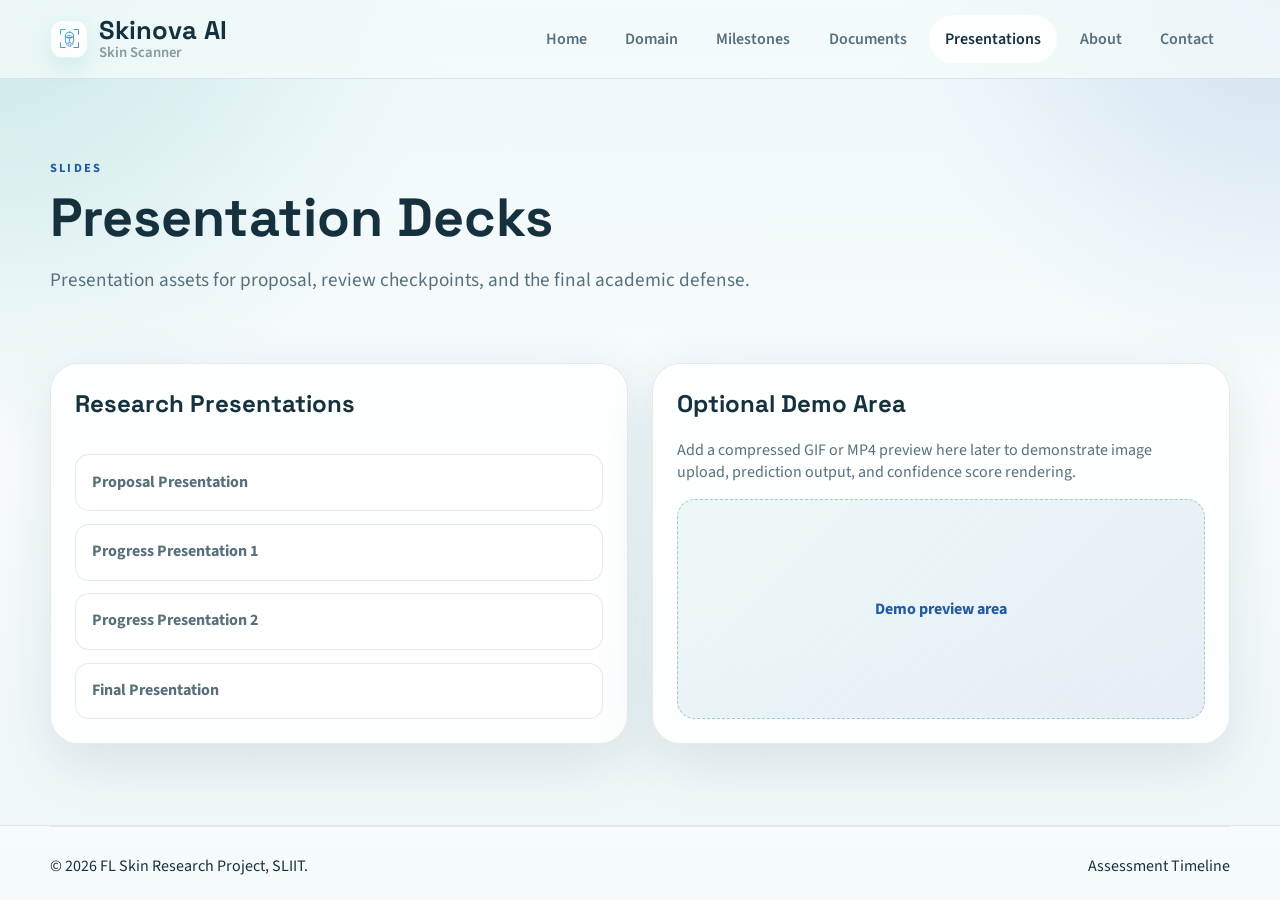
<file: presentations.html>
<!DOCTYPE html>
<html lang="en">
<head>
  <meta charset="UTF-8">
  <meta name="viewport" content="width=device-width, initial-scale=1.0">
  <title>FL Skin Research | Presentations</title>
  <link rel="preconnect" href="https://fonts.googleapis.com">
  <link rel="preconnect" href="https://fonts.gstatic.com" crossorigin>
  <link href="https://fonts.googleapis.com/css2?family=Space+Grotesk:wght@400;500;700&family=Source+Sans+3:wght@400;600;700&display=swap" rel="stylesheet">
  <link rel="stylesheet" href="assets/css/style.css">
</head>
<body data-page="presentations">
  <header class="site-header">
    <div class="container nav-shell">
      <a class="brand" href="index.html" aria-label="Skinova AI home">
        <span class="brand-badge" aria-hidden="true">
          <img src="assets/images/skinova-mark.svg" alt="">
        </span>
        <span class="brand-copy">
          <span class="brand-title">Skinova AI</span>
          <span class="brand-subtitle">Skin Scanner</span>
        </span>
      </a>
      <button class="nav-toggle" aria-label="Toggle navigation" aria-expanded="false" type="button">Menu</button>
      <nav class="site-nav" aria-label="Primary navigation">
        <a href="index.html">Home</a>
        <a href="domain.html">Domain</a>
        <a href="milestones.html">Milestones</a>
        <a href="documents.html">Documents</a>
        <a href="presentations.html" class="active" aria-current="page">Presentations</a>
        <a href="about.html">About</a>
        <a href="contact.html">Contact</a>
      </nav>
    </div>
  </header>

  <main class="page-main">
    <section class="page-hero">
      <div class="container">
        <p class="eyebrow">Slides</p>
        <h1>Presentation Decks</h1>
        <p class="lead narrow">Presentation assets for proposal, review checkpoints, and the final academic defense.</p>
      </div>
    </section>

    <section class="section">
      <div class="container grid two-col">
        <article class="card doc-card">
          <h2>Research Presentations</h2>
          <a href="slides/proposal-presentation.pptx" download>Proposal Presentation</a>
          <a href="slides/progress-presentation-1.pptx" download>Progress Presentation 1</a>
          <a href="slides/progress-presentation-2.pptx" download>Progress Presentation 2</a>
          <a href="./slides/final-presentation.pptx" download="Final_presentation.pptx" data-force-download="Final_presentation.pptx">Final Presentation</a>
        </article>
        <article class="card">
          <h2>Optional Demo Area</h2>
          <p>Add a compressed GIF or MP4 preview here later to demonstrate image upload, prediction output, and confidence score rendering.</p>
          <div class="demo-placeholder">Demo preview area</div>
        </article>
      </div>
    </section>
  </main>

  <footer class="site-footer">
    <div class="container footer-shell">
      <p>© 2026 FL Skin Research Project, SLIIT.</p>
      <a href="milestones.html">Assessment Timeline</a>
    </div>
  </footer>
  <script src="assets/js/main.js"></script>
</body>
</html>
</file>
<file: assets/css/style.css>
:root {
  --bg: #f4fbfb;
  --surface: rgba(255, 255, 255, 0.84);
  --surface-strong: #ffffff;
  --text: #16313e;
  --muted: #57707c;
  --line: rgba(22, 49, 62, 0.1);
  --primary: #0f8b8d;
  --primary-dark: #0b6467;
  --secondary: #1e5aa8;
  --accent: #b8e1dd;
  --shadow: 0 18px 60px rgba(18, 71, 88, 0.12);
  --radius-lg: 28px;
  --radius-md: 18px;
  --radius-sm: 12px;
  --container: 1180px;
}

* {
  box-sizing: border-box;
}

html {
  scroll-behavior: smooth;
}

body {
  margin: 0;
  display: flex;
  flex-direction: column;
  font-family: "Source Sans 3", sans-serif;
  color: var(--text);
  background:
    radial-gradient(circle at top left, rgba(184, 225, 221, 0.65), transparent 28%),
    radial-gradient(circle at top right, rgba(30, 90, 168, 0.14), transparent 24%),
    linear-gradient(180deg, #eef8fb 0%, #f9fcfd 52%, #edf6f7 100%);
  min-height: 100vh;
}

main,
.page-main {
  flex: 1 0 auto;
}

.site-footer {
  margin-top: auto;
}

a {
  color: inherit;
  text-decoration: none;
}

img {
  max-width: 100%;
}

.container {
  width: min(calc(100% - 2rem), var(--container));
  margin: 0 auto;
}

.site-header {
  position: sticky;
  top: 0;
  z-index: 20;
  backdrop-filter: blur(18px);
  background: rgba(244, 251, 251, 0.74);
  border-bottom: 1px solid var(--line);
}

.nav-shell {
  display: flex;
  align-items: center;
  justify-content: space-between;
  gap: 1rem;
  min-height: 78px;
}

.brand {
  display: inline-flex;
  align-items: center;
  gap: 0.7rem;
  flex: 0 0 auto;
  font-family: "Space Grotesk", sans-serif;
}

.brand-badge {
  display: grid;
  place-items: center;
  width: 38px;
  height: 38px;
  border-radius: 12px;
  background: rgba(255, 255, 255, 0.82);
  border: 1px solid rgba(25, 167, 232, 0.12);
  box-shadow: 0 10px 24px rgba(15, 139, 141, 0.12);
  overflow: hidden;
}

.brand-badge img {
  display: block;
  width: 25px;
  height: 25px;
}

.brand-copy {
  display: grid;
  gap: 0.16rem;
}

.brand-title {
  font-size: 1.6rem;
  line-height: 1;
  font-weight: 700;
  color: var(--text);
}

.brand-subtitle {
  font-family: "Source Sans 3", sans-serif;
  font-size: 0.92rem;
  font-weight: 600;
  line-height: 1;
  color: rgba(87, 112, 124, 0.7);
}

.site-nav {
  display: flex;
  align-items: center;
  gap: 0.4rem;
}

.site-nav a,
.nav-toggle {
  border-radius: 999px;
  padding: 0.8rem 1rem;
  font-weight: 600;
  color: var(--muted);
}

.site-nav a.active,
.site-nav a:hover,
.nav-toggle:hover {
  color: var(--text);
  background: rgba(255, 255, 255, 0.78);
}

.nav-toggle {
  display: none;
  border: 1px solid var(--line);
  background: #fff;
  cursor: pointer;
}

.hero,
.page-hero {
  padding: 5rem 0 3rem;
}

.hero-grid,
.two-col {
  display: grid;
  grid-template-columns: repeat(2, minmax(0, 1fr));
  gap: 1.5rem;
}

.hero h1,
.page-hero h1,
.section-heading h2,
.cta h2 {
  margin: 0;
  font-family: "Space Grotesk", sans-serif;
  line-height: 1.02;
}

.hero h1 {
  font-size: clamp(2.6rem, 5vw, 5rem);
  max-width: 12ch;
}

.page-hero h1 {
  font-size: clamp(2.2rem, 4.2vw, 4rem);
}

.lead {
  margin: 1.2rem 0 0;
  font-size: 1.2rem;
  line-height: 1.65;
  color: var(--muted);
  max-width: 60ch;
}

.narrow {
  max-width: 46rem;
}

.eyebrow,
.card-tag,
.visual-topline {
  margin: 0 0 0.85rem;
  text-transform: uppercase;
  letter-spacing: 0.18em;
  font-size: 0.78rem;
  font-weight: 700;
  color: var(--secondary);
}

.hero-actions,
.badge-row {
  display: flex;
  flex-wrap: wrap;
  gap: 0.8rem;
}

.hero-actions {
  margin: 1.8rem 0;
}

.hero-copy {
  align-self: center;
}

body[data-page="home"] .hero-grid {
  align-items: center;
}

body[data-page="home"] .hero-copy {
  display: grid;
  justify-items: center;
  text-align: center;
}

body[data-page="home"] .hero h1 {
  max-width: 14ch;
}

body[data-page="home"] .lead {
  margin-left: auto;
  margin-right: auto;
}

body[data-page="home"] .hero-actions,
body[data-page="home"] .badge-row {
  justify-content: center;
}

.badge-row span {
  padding: 0.7rem 0.95rem;
  border-radius: 999px;
  background: rgba(255, 255, 255, 0.92);
  border: 1px solid rgba(15, 139, 141, 0.12);
  font-weight: 700;
  color: var(--primary-dark);
}

.btn {
  display: inline-flex;
  align-items: center;
  justify-content: center;
  min-height: 48px;
  padding: 0.85rem 1.2rem;
  border-radius: 999px;
  font-weight: 700;
}

.btn-primary {
  background: linear-gradient(135deg, var(--primary), var(--secondary));
  color: #fff;
  box-shadow: var(--shadow);
}

.btn-secondary {
  background: rgba(255, 255, 255, 0.88);
  border: 1px solid var(--line);
}

.section {
  padding: 1.2rem 0 4.5rem;
}

.tint {
  background: linear-gradient(180deg, rgba(184, 225, 221, 0.18), rgba(255, 255, 255, 0));
}

.section-heading {
  margin-bottom: 1.5rem;
}

.grid {
  display: grid;
  gap: 1.5rem;
}

.three-col {
  grid-template-columns: repeat(3, minmax(0, 1fr));
}

.card,
.glass {
  border: 1px solid var(--line);
  border-radius: var(--radius-lg);
  background: var(--surface);
  box-shadow: var(--shadow);
}

.card {
  padding: 1.5rem;
}

.glass {
  padding: 1.6rem;
}

.card h2,
.card h3 {
  margin-top: 0;
  font-family: "Space Grotesk", sans-serif;
}

.muted,
.card p,
.doc-card a,
.toolbar label,
.contact-form label,
.role {
  color: var(--muted);
}

.hero-visual {
  align-self: stretch;
}

.home-panel {
  display: grid;
  gap: 1.35rem;
  padding: 1.75rem;
  border: 1px solid rgba(22, 49, 62, 0.08);
  border-radius: 32px;
  background:
    radial-gradient(circle at top right, rgba(30, 90, 168, 0.12), transparent 34%),
    linear-gradient(160deg, rgba(255, 255, 255, 0.92), rgba(239, 248, 249, 0.92));
  box-shadow: 0 22px 70px rgba(18, 71, 88, 0.14);
}

.home-panel-head {
  display: grid;
  gap: 0.9rem;
}

.home-panel-head h2 {
  margin: 0;
  font-size: clamp(1.55rem, 2.4vw, 2.2rem);
  line-height: 1.08;
}

.home-panel-head .muted {
  margin: 0;
  line-height: 1.7;
}

.home-stat-grid {
  display: grid;
  grid-template-columns: repeat(3, minmax(0, 1fr));
  gap: 0.9rem;
}

.home-stat-card {
  display: grid;
  gap: 0.3rem;
  padding: 1rem;
  border-radius: 20px;
  background: rgba(255, 255, 255, 0.86);
  border: 1px solid rgba(22, 49, 62, 0.08);
}

.home-stat-value {
  font-family: "Space Grotesk", sans-serif;
  font-size: 2rem;
  font-weight: 700;
  line-height: 1;
  color: var(--primary-dark);
}

.home-stat-label {
  font-size: 0.95rem;
  font-weight: 700;
  color: var(--muted);
}

.home-feature-list {
  display: grid;
  gap: 0.8rem;
}

.home-feature-item {
  display: grid;
  gap: 0.2rem;
  padding: 0.95rem 1rem;
  border-left: 4px solid rgba(15, 139, 141, 0.34);
  border-radius: 18px;
  background: rgba(255, 255, 255, 0.7);
}

.home-feature-item strong {
  font-family: "Space Grotesk", sans-serif;
  font-size: 0.98rem;
}

.home-feature-item span {
  color: var(--muted);
  line-height: 1.55;
}

.workflow {
  display: grid;
  grid-template-columns: repeat(2, minmax(0, 1fr));
  gap: 0.9rem;
  margin: 1.25rem 0;
}

.workflow-node,
.workflow-core,
.icon,
.avatar,
.demo-placeholder {
  display: grid;
  place-items: center;
}

.workflow-node,
.workflow-core {
  min-height: 88px;
  border-radius: var(--radius-md);
  background: rgba(255, 255, 255, 0.86);
  border: 1px solid var(--line);
  font-weight: 700;
}

.workflow-core {
  grid-column: span 2;
  background: linear-gradient(135deg, rgba(15, 139, 141, 0.16), rgba(30, 90, 168, 0.16));
}

.icon-grid {
  display: grid;
  grid-template-columns: repeat(2, minmax(0, 1fr));
  gap: 1rem;
}

.icon-card {
  padding: 1rem;
  border-radius: var(--radius-md);
  background: rgba(255, 255, 255, 0.62);
  border: 1px solid var(--line);
}

.icon,
.avatar {
  width: 52px;
  height: 52px;
  border-radius: 16px;
  background: linear-gradient(135deg, var(--accent), rgba(30, 90, 168, 0.18));
  color: var(--primary-dark);
  font-weight: 800;
  margin-bottom: 1rem;
}

.stack {
  display: grid;
  gap: 1.5rem;
}

.timeline {
  display: grid;
  gap: 1rem;
}

.timeline-item {
  padding-left: 1rem;
  border-left: 3px solid rgba(15, 139, 141, 0.32);
}

.toolbar {
  display: flex;
  align-items: center;
  justify-content: space-between;
  gap: 1rem;
  margin-bottom: 1.5rem;
}

select,
input,
textarea {
  width: 100%;
  padding: 0.9rem 1rem;
  border-radius: 14px;
  border: 1px solid rgba(22, 49, 62, 0.14);
  background: var(--surface-strong);
  font: inherit;
  color: var(--text);
}

.doc-card {
  display: grid;
  gap: 0.8rem;
}

.doc-card a {
  padding: 0.95rem 1rem;
  border-radius: 14px;
  background: rgba(255, 255, 255, 0.84);
  border: 1px solid var(--line);
  font-weight: 700;
}

.doc-card a:hover {
  color: var(--text);
}

.team-card,
.achievement-card {
  text-align: center;
}

.role {
  font-weight: 700;
}

.contact-form {
  display: grid;
  gap: 0.85rem;
}

.demo-placeholder {
  min-height: 220px;
  margin-top: 1rem;
  border: 1px dashed rgba(15, 139, 141, 0.36);
  border-radius: var(--radius-md);
  background: linear-gradient(135deg, rgba(184, 225, 221, 0.25), rgba(30, 90, 168, 0.1));
  color: var(--secondary);
  font-weight: 700;
}

.cta {
  display: flex;
  align-items: center;
  justify-content: space-between;
  gap: 1rem;
  padding: 1.8rem;
  border-radius: var(--radius-lg);
  background: linear-gradient(135deg, rgba(15, 139, 141, 0.12), rgba(30, 90, 168, 0.08));
  border: 1px solid var(--line);
}

.site-footer {
  margin-top: auto;
  border-top: 1px solid var(--line);
  background: rgba(255, 255, 255, 0.45);
}

.footer-stack {
  display: grid;
  gap: 1.25rem;
  padding: 2rem 0;
}

.footer-intro {
  max-width: 56rem;
}

.footer-kicker {
  margin: 0 0 0.35rem;
  font-family: "Space Grotesk", sans-serif;
  font-size: 1rem;
  font-weight: 700;
}

.footer-copy {
  margin: 0;
  color: var(--muted);
  line-height: 1.6;
}

.footer-links {
  display: flex;
  flex-wrap: wrap;
  gap: 0.75rem;
}

.footer-links a {
  padding: 0.8rem 1rem;
  border-radius: 999px;
  border: 1px solid var(--line);
  background: rgba(255, 255, 255, 0.84);
  font-weight: 700;
  color: var(--muted);
}

.footer-links a:hover {
  color: var(--text);
}

.footer-shell {
  display: flex;
  align-items: center;
  justify-content: space-between;
  gap: 1rem;
  min-height: 74px;
  padding-top: 0.25rem;
  border-top: 1px solid var(--line);
}

.hidden {
  display: none;
}

@media (max-width: 900px) {
  .nav-shell {
    flex-wrap: wrap;
    padding: 0.75rem 0;
  }

  .nav-toggle {
    display: inline-flex;
  }

  .site-nav {
    position: absolute;
    top: calc(100% + 0.75rem);
    right: 1rem;
    left: 1rem;
    display: none;
    flex-direction: column;
    align-items: stretch;
    padding: 0.75rem;
    background: rgba(255, 255, 255, 0.98);
    border: 1px solid var(--line);
    border-radius: 22px;
    box-shadow: var(--shadow);
  }

  .site-nav.open {
    display: flex;
  }

  .hero-grid,
  .two-col,
  .three-col,
  .icon-grid {
    grid-template-columns: 1fr;
  }

  .home-stat-grid {
    grid-template-columns: 1fr;
  }

  .cta,
  .toolbar,
  .footer-shell {
    flex-direction: column;
    align-items: flex-start;
  }

  .footer-stack {
    padding: 1.5rem 0;
  }
}

@media (max-width: 640px) {
  .brand {
    max-width: calc(100% - 96px);
  }

  .brand-badge {
    width: 34px;
    height: 34px;
  }

  .brand-badge img {
    width: 22px;
    height: 22px;
  }

  .brand-title {
    font-size: 1.2rem;
  }

  .brand-subtitle {
    font-size: 0.82rem;
  }

  .hero,
  .page-hero {
    padding-top: 3.6rem;
  }

  .card,
  .glass,
  .cta {
    padding: 1.2rem;
  }

  .home-panel {
    padding: 1.25rem;
    border-radius: 24px;
  }

  .container {
    width: min(calc(100% - 1.2rem), var(--container));
  }
}
</file>
